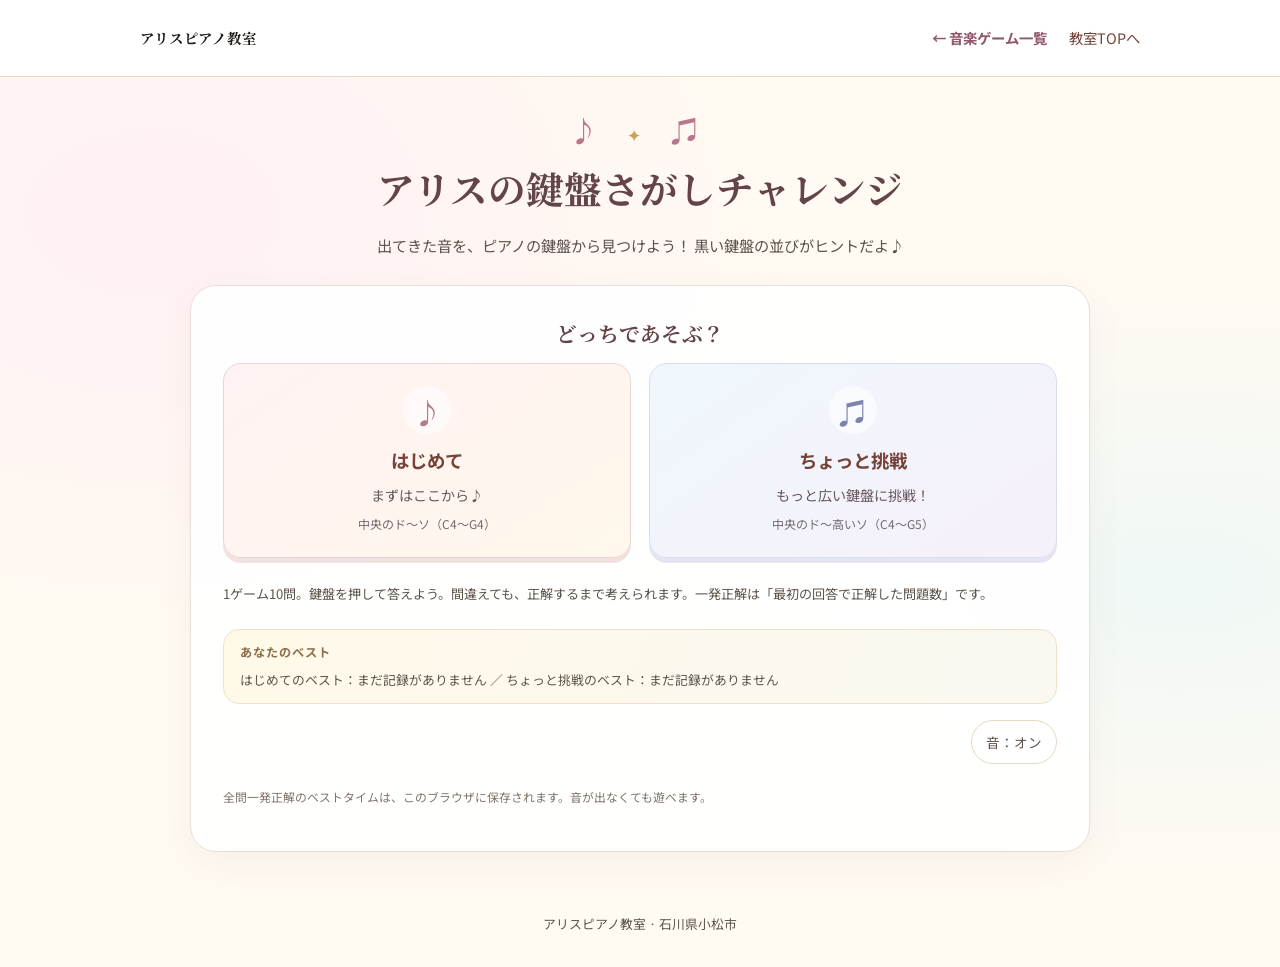
<file: keyboard-game.html>
<!DOCTYPE html>
<html lang="ja">
<head>
<meta charset="utf-8">
<meta name="viewport" content="width=device-width, initial-scale=1, viewport-fit=cover">
<title>鍵盤さがしゲーム｜ピアノの鍵盤を楽しく覚えよう｜アリスピアノ教室 小松市</title>
<meta name="description" content="小松市のアリスピアノ教室による鍵盤さがしゲーム。出てきた音をピアノの鍵盤から見つけながら、ドレミと鍵盤の位置に楽しく親しめます。">
<link rel="canonical" href="https://alicepiano-komatsu.com/keyboard-game.html">
<meta name="robots" content="index,follow">
<meta name="theme-color" content="#fffaf2">
<link href="https://fonts.googleapis.com" rel="preconnect"/>
<link crossorigin="" href="https://fonts.gstatic.com" rel="preconnect"/>
<link href="https://fonts.googleapis.com/css2?family=Noto+Serif+JP:wght@500;600;700;800&amp;family=Noto+Sans+JP:wght@400;500;700;800&amp;display=swap" rel="stylesheet"/>
<link rel="stylesheet" href="assets/note-reading-game.css">
<script>
(function () {
  const productionHost = ['alicepiano-komatsu.com', 'www.alicepiano-komatsu.com'].includes(location.hostname);
  if (!productionHost || location.protocol !== 'https:') return;
  window.dataLayer = window.dataLayer || [];
  window.gtag = window.gtag || function () { window.dataLayer.push(arguments); };
  window.gtag('js', new Date());
  window.gtag('config', 'G-1B9Q314H3W');
  const script = document.createElement('script');
  script.async = true;
  script.src = 'https://www.googletagmanager.com/gtag/js?id=G-1B9Q314H3W';
  document.head.appendChild(script);
})();
</script>
<link rel="stylesheet" href="assets/keyboard-game.css">
<script src="assets/keyboard-game.js" defer></script>
<link rel="stylesheet" href="assets/music-games-ui.css">
</head>
<body>
<header class="game-header"><a class="brand" href="index.html">アリスピアノ教室</a><nav aria-label="ゲームのナビゲーション"><a href="music-games.html">← 音楽ゲーム一覧</a><a href="index.html">教室TOPへ</a></nav></header>
<main>
<div class="intro"><div class="title-notes" aria-hidden="true">♪ <span>✦</span> ♫</div><h1><span>アリスの</span><wbr><span>鍵盤さがしチャレンジ</span></h1><p>出てきた音を、ピアノの鍵盤から見つけよう！ 黒い鍵盤の並びがヒントだよ♪</p></div>
<div class="card">
<section id="setup" aria-labelledby="setup-title"><h2 id="setup-title" tabindex="-1">どっちであそぶ？</h2><div class="choices"><button class="choice" data-level="beginner"><span class="choice-icon" aria-hidden="true">♪</span><strong>はじめて</strong><span class="choice-caption">まずはここから♪</span><small>中央のド〜ソ（C4〜G4）</small></button><button class="choice" data-level="challenge"><span class="choice-icon" aria-hidden="true">♫</span><strong>ちょっと挑戦</strong><span class="choice-caption">もっと広い鍵盤に挑戦！</span><small>中央のド〜高いソ（C4〜G5）</small></button></div><p class="hint">1ゲーム10問。鍵盤を押して答えよう。間違えても、正解するまで考えられます。一発正解は「最初の回答で正解した問題数」です。</p><div class="record-card"><span class="record-label">あなたのベスト</span><p class="best" id="setup-best"></p></div></section>
<section id="play" hidden aria-label="音符クイズ"><div class="stats"><span>問題 <strong id="question">1 / 10</strong></span><span>一発正解 <strong id="score">0 / 10</strong></span><span>タイム <strong id="timer">0.0</strong> 秒</span></div>
<div id="progress" class="progress" role="progressbar" aria-label="クリアした問題" aria-valuemin="0" aria-valuemax="10" aria-valuenow="0"><span></span><span></span><span></span><span></span><span></span><span></span><span></span><span></span><span></span><span></span></div>
<div class="question-card"><p class="question-caption">この音をさがしてね♪</p><h2 id="target"></h2></div><p id="feedback" class="feedback" role="status" aria-live="polite">鍵盤を選んでね</p><div id="keyboard"></div><p class="hint">左ほど低い音、右ほど高い音です。挑戦モードでは「低い」「高い」の鍵盤に分かれます。</p><div class="record-card"><span class="record-label">あなたのベスト</span><p class="best" id="play-best"></p></div></section>
<section id="result" hidden aria-labelledby="result-title"><div class="result-badge" aria-hidden="true">✦ ♪ ✦</div><h2 id="result-title" tabindex="-1">10もんクリア！</h2><p class="result-cheer">よくできました♪</p><div class="result-scores"><p class="result-number">一発正解 <span id="result-score"></span> / 10</p><p class="result-number">クリアタイム <span id="result-time"></span> 秒</p></div><p id="result-message"></p><div class="record-card"><span class="record-label">あなたのベスト</span><p id="new-best" class="new-best" hidden>ベストタイム更新！</p><p class="best" id="result-best"></p></div><div class="actions"><button id="retry" class="button primary">もう一度挑戦する</button><button id="change-level" class="button">難易度を変える</button></div><a class="button other-game" href="music-games.html">ほかのゲームで遊ぶ</a><div class="lesson"><p>音符を読むのが苦手でも大丈夫。アリスピアノ教室では、一人ひとりの理解の仕方に合わせて、譜読みやリズムも少しずつ身につけていきます。</p><div class="actions"><a id="lesson-link" class="button" href="kids-piano.html">子どものレッスンを見る</a><a class="button" href="index.html">教室TOPへ戻る</a></div></div></section>
<div class="sound-row"><button id="sound" aria-pressed="true">音：オン</button></div>
<p class="privacy">全問一発正解のベストタイムは、このブラウザに保存されます。音が出なくても遊べます。</p>
<noscript>このゲームで遊ぶには、ブラウザのJavaScriptを有効にしてください。</noscript>
</div></main><footer>アリスピアノ教室 · 石川県小松市</footer>
</body></html>
</file>
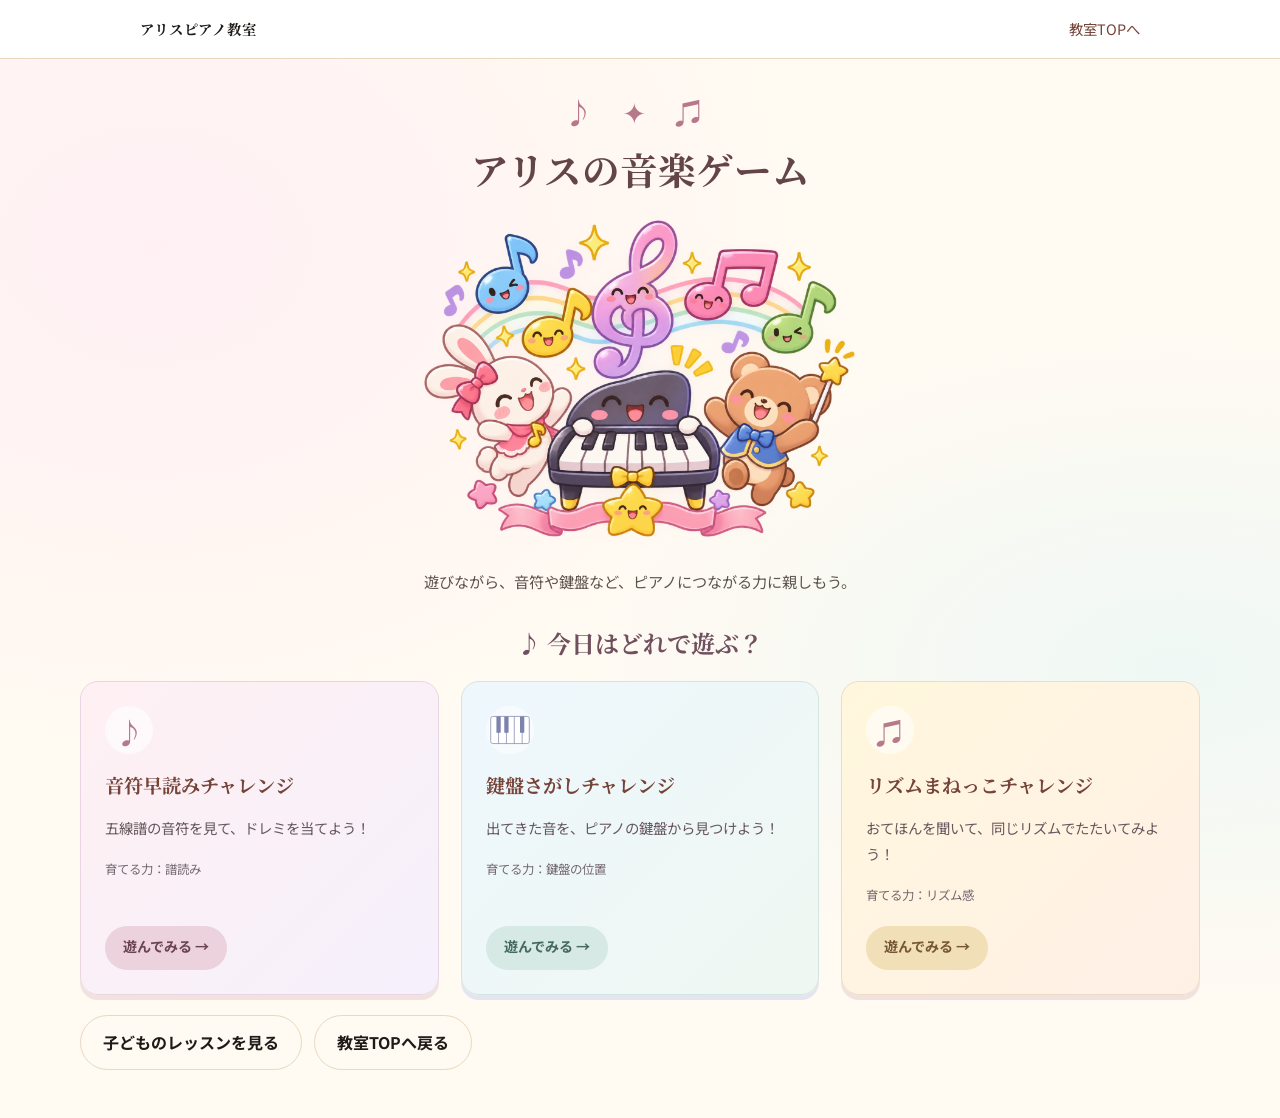
<file: music-games.html>
<!DOCTYPE html>
<html lang="ja">
<head>
<meta charset="utf-8">
<meta name="viewport" content="width=device-width, initial-scale=1, viewport-fit=cover">
<title>音楽ゲーム｜音符・鍵盤・リズムを楽しく学ぼう｜アリスピアノ教室 小松市</title>
<meta name="description" content="アリスピアノ教室の音楽ゲーム。音符早読み・鍵盤さがし・リズムまねっこで、遊びながらピアノにつながる力に親しめます。">
<link rel="canonical" href="https://alicepiano-komatsu.com/music-games.html">
<meta name="robots" content="index,follow">
<meta name="theme-color" content="#fffaf2">
<link href="https://fonts.googleapis.com" rel="preconnect"/>
<link crossorigin="" href="https://fonts.gstatic.com" rel="preconnect"/>
<link href="https://fonts.googleapis.com/css2?family=Noto+Serif+JP:wght@500;600;700;800&amp;family=Noto+Sans+JP:wght@400;500;700;800&amp;display=swap" rel="stylesheet"/>
<link rel="stylesheet" href="assets/note-reading-game.css">
<script>
(function () {
  const productionHost = ['alicepiano-komatsu.com', 'www.alicepiano-komatsu.com'].includes(location.hostname);
  if (!productionHost || location.protocol !== 'https:') return;
  window.dataLayer = window.dataLayer || [];
  window.gtag = window.gtag || function () { window.dataLayer.push(arguments); };
  window.gtag('js', new Date());
  window.gtag('config', 'G-1B9Q314H3W');
  const script = document.createElement('script');
  script.async = true;
  script.src = 'https://www.googletagmanager.com/gtag/js?id=G-1B9Q314H3W';
  document.head.appendChild(script);
})();
</script>
<link rel="stylesheet" href="assets/music-games-ui.css">

</head><body class="games-directory"><header><a class="brand" href="index.html">アリスピアノ教室</a><a href="index.html">教室TOPへ</a></header><main><div class="intro"><div class="title-notes" aria-hidden="true">♪ ✦ ♫</div><h1>アリスの音楽ゲーム</h1><img class="game-mascots" src="assets/music-game-mascots.png" width="1456" height="1088" alt="うさぎとくまがピアノを囲み、音符や星と楽しむ音楽ゲームのイラスト"><p>遊びながら、音符や鍵盤など、ピアノにつながる力に親しもう。</p></div><h2 class="games-heading">♪ 今日はどれで遊ぶ？</h2><div class="choices game-grid"><a class="choice" href="note-reading-game.html"><span class="choice-icon" aria-hidden="true">♪</span><strong>音符早読みチャレンジ</strong><p>五線譜の音符を見て、ドレミを当てよう！</p><small>育てる力：譜読み</small><span class="game-action">遊んでみる →</span></a><a class="choice" data-level="challenge" href="keyboard-game.html"><span class="choice-icon" aria-hidden="true"><svg viewBox="0 0 56 40" width="40" height="30"><rect x="1" y="1" width="54" height="38" rx="3" fill="white" stroke="currentColor"/><path d="M12 1v38M23 1v38M34 1v38M45 1v38" stroke="currentColor"/><path d="M9 1h6v23H9zM20 1h6v23h-6zM42 1h6v23h-6z" fill="currentColor"/></svg></span><strong>鍵盤さがしチャレンジ</strong><p>出てきた音を、ピアノの鍵盤から見つけよう！</p><small>育てる力：鍵盤の位置</small><span class="game-action">遊んでみる →</span></a><a class="choice rhythm-choice" href="rhythm-game.html"><span class="choice-icon" aria-hidden="true">♫</span><strong>リズムまねっこチャレンジ</strong><p>おてほんを聞いて、同じリズムでたたいてみよう！</p><small>育てる力：リズム感</small><span class="game-action">遊んでみる →</span></a></div><div class="actions"><a class="button" href="kids-piano.html">子どものレッスンを見る</a><a class="button" href="index.html">教室TOPへ戻る</a></div></main></body></html>
</file>
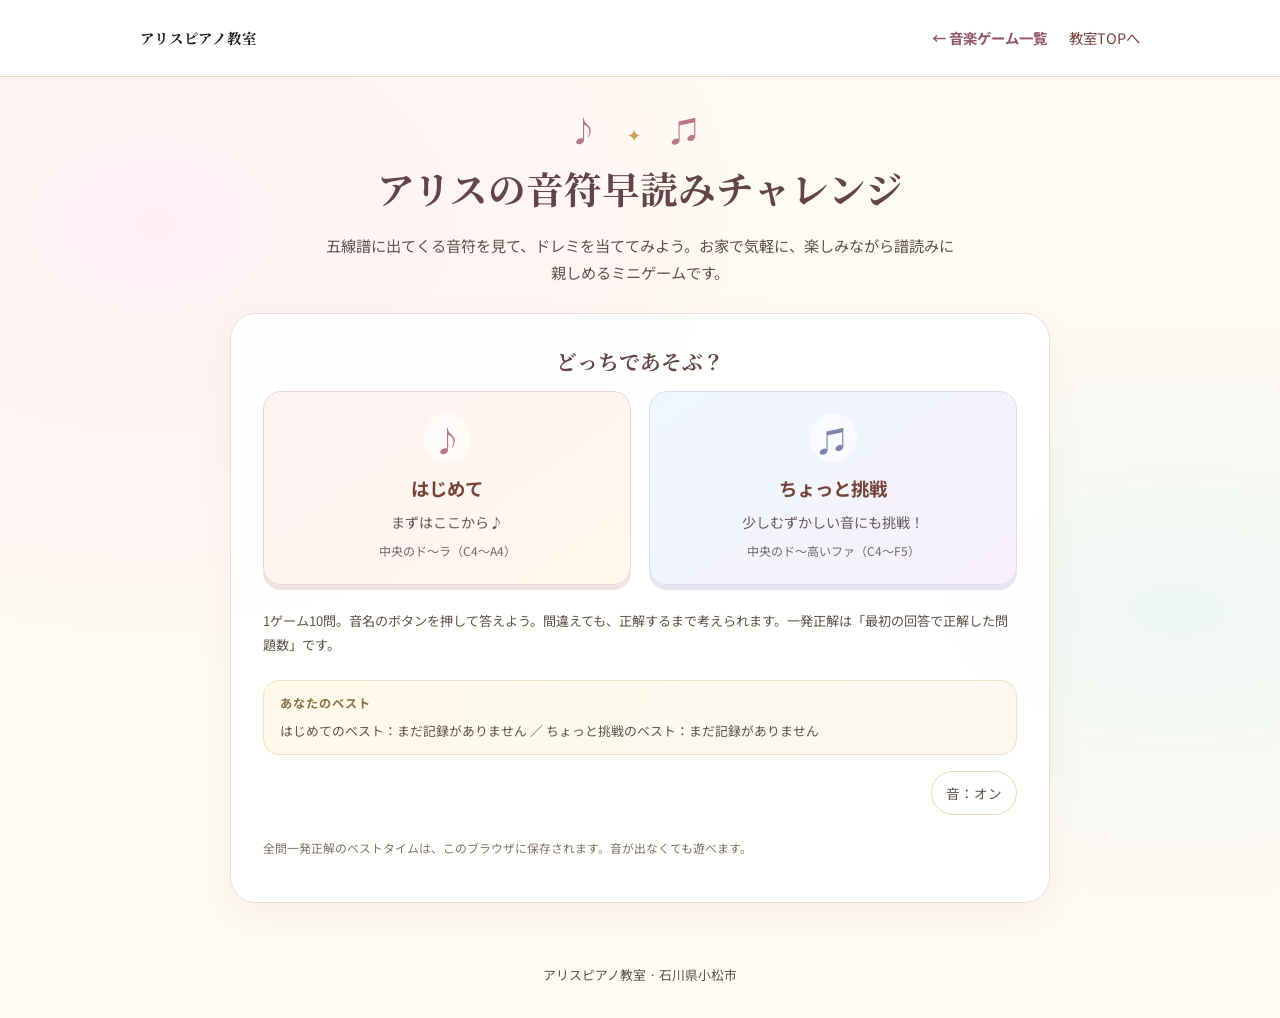
<file: note-reading-game.html>
<!DOCTYPE html>
<html lang="ja">
<head>
<meta charset="utf-8">
<meta name="viewport" content="width=device-width, initial-scale=1, viewport-fit=cover">
<title>音符早読みゲーム｜楽しく譜読み練習｜アリスピアノ教室 小松市</title>
<meta name="description" content="小松市のアリスピアノ教室が届ける音符早読みゲーム。ト音記号の音符を見てドレミを選び、ピアノの譜読みに楽しく親しめます。お家で遊べる10問チャレンジです。">
<link rel="canonical" href="https://alicepiano-komatsu.com/note-reading-game.html">
<meta name="robots" content="index,follow">
<meta name="theme-color" content="#fffaf2">
<link href="https://fonts.googleapis.com" rel="preconnect"/>
<link crossorigin="" href="https://fonts.gstatic.com" rel="preconnect"/>
<link href="https://fonts.googleapis.com/css2?family=Noto+Serif+JP:wght@500;600;700;800&amp;family=Noto+Sans+JP:wght@400;500;700;800&amp;display=swap" rel="stylesheet"/>
<link rel="stylesheet" href="assets/note-reading-game.css">
<script>
(function () {
  const productionHost = ['alicepiano-komatsu.com', 'www.alicepiano-komatsu.com'].includes(location.hostname);
  if (!productionHost || location.protocol !== 'https:') return;
  window.dataLayer = window.dataLayer || [];
  window.gtag = window.gtag || function () { window.dataLayer.push(arguments); };
  window.gtag('js', new Date());
  window.gtag('config', 'G-1B9Q314H3W');
  const script = document.createElement('script');
  script.async = true;
  script.src = 'https://www.googletagmanager.com/gtag/js?id=G-1B9Q314H3W';
  document.head.appendChild(script);
})();
</script>
<script src="assets/note-reading-game.js" defer></script>
<link rel="stylesheet" href="assets/music-games-ui.css">
</head>
<body>
<header class="game-header"><a class="brand" href="index.html">アリスピアノ教室</a><nav aria-label="ゲームのナビゲーション"><a href="music-games.html">← 音楽ゲーム一覧</a><a href="index.html">教室TOPへ</a></nav></header>
<main>
<div class="intro"><div class="title-notes" aria-hidden="true">♪ <span>✦</span> ♫</div><h1><span>アリスの</span><wbr><span>音符早読みチャレンジ</span></h1><p>五線譜に出てくる音符を見て、ドレミを当ててみよう。お家で気軽に、楽しみながら譜読みに親しめるミニゲームです。</p></div>
<div class="card">
<section id="setup" aria-labelledby="setup-title"><h2 id="setup-title" tabindex="-1">どっちであそぶ？</h2><div class="choices"><button class="choice" data-level="beginner"><span class="choice-icon" aria-hidden="true">♪</span><strong>はじめて</strong><span class="choice-caption">まずはここから♪</span><small>中央のド〜ラ（C4〜A4）</small></button><button class="choice" data-level="challenge"><span class="choice-icon" aria-hidden="true">♫</span><strong>ちょっと挑戦</strong><span class="choice-caption">少しむずかしい音にも挑戦！</span><small>中央のド〜高いファ（C4〜F5）</small></button></div><p class="hint">1ゲーム10問。音名のボタンを押して答えよう。間違えても、正解するまで考えられます。一発正解は「最初の回答で正解した問題数」です。</p><div class="record-card"><span class="record-label">あなたのベスト</span><p class="best" id="setup-best"></p></div></section>
<section id="play" hidden aria-label="音符クイズ"><div class="stats"><span>問題 <strong id="question">1 / 10</strong></span><span>一発正解 <strong id="score">0 / 10</strong></span><span>タイム <strong id="timer">0.0</strong> 秒</span></div>
<div id="progress" class="progress" role="progressbar" aria-label="クリアした問題" aria-valuemin="0" aria-valuemax="10" aria-valuenow="0"><span></span><span></span><span></span><span></span><span></span><span></span><span></span><span></span><span></span><span></span></div>
<div class="question-card"><p class="question-caption">この音、なあに？</p><svg id="staff" class="staff" viewBox="0 0 360 210" role="img" aria-label="ト音記号の五線譜に表示された音符の音名を答えてください"><g stroke="currentColor" stroke-width="1.3"><path d="M45 50H330 M45 70H330 M45 90H330 M45 110H330 M45 130H330"/></g>
<!-- The treble clef spiral surrounds the G4 line at y=110. -->
<g fill="none" stroke="currentColor" stroke-width="3.4" stroke-linecap="round" stroke-linejoin="round"><path d="M78 145 C43 127 54 98 76 80 C94 63 94 38 84 32 C72 26 70 52 74 74 L88 151 C94 178 66 184 64 165 C63 153 80 151 79 163 C79 170 69 171 67 166 M78 145 C109 147 109 112 87 102 C66 93 60 115 75 121"/></g>
<g id="note"></g></svg></div>
<p id="feedback" class="feedback" role="status" aria-live="polite">音名を選んでね</p><div class="answers" aria-label="音名を選ぶ"><button data-answer="0">ド</button><button data-answer="1">レ</button><button data-answer="2">ミ</button><button data-answer="3">ファ</button><button data-answer="4">ソ</button><button data-answer="5">ラ</button><button data-answer="6">シ</button></div><div class="record-card"><span class="record-label">あなたのベスト</span><p class="best" id="play-best"></p></div></section>
<section id="result" hidden aria-labelledby="result-title"><div class="result-badge" aria-hidden="true">✦ ♪ ✦</div><h2 id="result-title" tabindex="-1">10もんクリア！</h2><p class="result-cheer">よくできました♪</p><div class="result-scores"><p class="result-number">一発正解 <span id="result-score"></span> / 10</p><p class="result-number">クリアタイム <span id="result-time"></span> 秒</p></div><p id="result-message"></p><div class="record-card"><span class="record-label">あなたのベスト</span><p id="new-best" class="new-best" hidden>ベストタイム更新！</p><p class="best" id="result-best"></p></div><div class="actions"><button id="retry" class="button primary">もう一度挑戦する</button><button id="change-level" class="button">難易度を変える</button></div><a class="button other-game" href="music-games.html">ほかのゲームで遊ぶ</a><div class="lesson"><p>音符を読むのが苦手でも大丈夫。アリスピアノ教室では、一人ひとりの理解の仕方に合わせて、譜読みやリズムも少しずつ身につけていきます。</p><div class="actions"><a id="lesson-link" class="button" href="kids-piano.html">子どものレッスンを見る</a><a class="button" href="index.html">教室TOPへ戻る</a></div></div></section>
<div class="sound-row"><button id="sound" aria-pressed="true">音：オン</button></div>
<p class="privacy">全問一発正解のベストタイムは、このブラウザに保存されます。音が出なくても遊べます。</p>
<noscript>このゲームで遊ぶには、ブラウザのJavaScriptを有効にしてください。</noscript>
</div></main><footer>アリスピアノ教室 · 石川県小松市</footer>
</body></html>
</file>
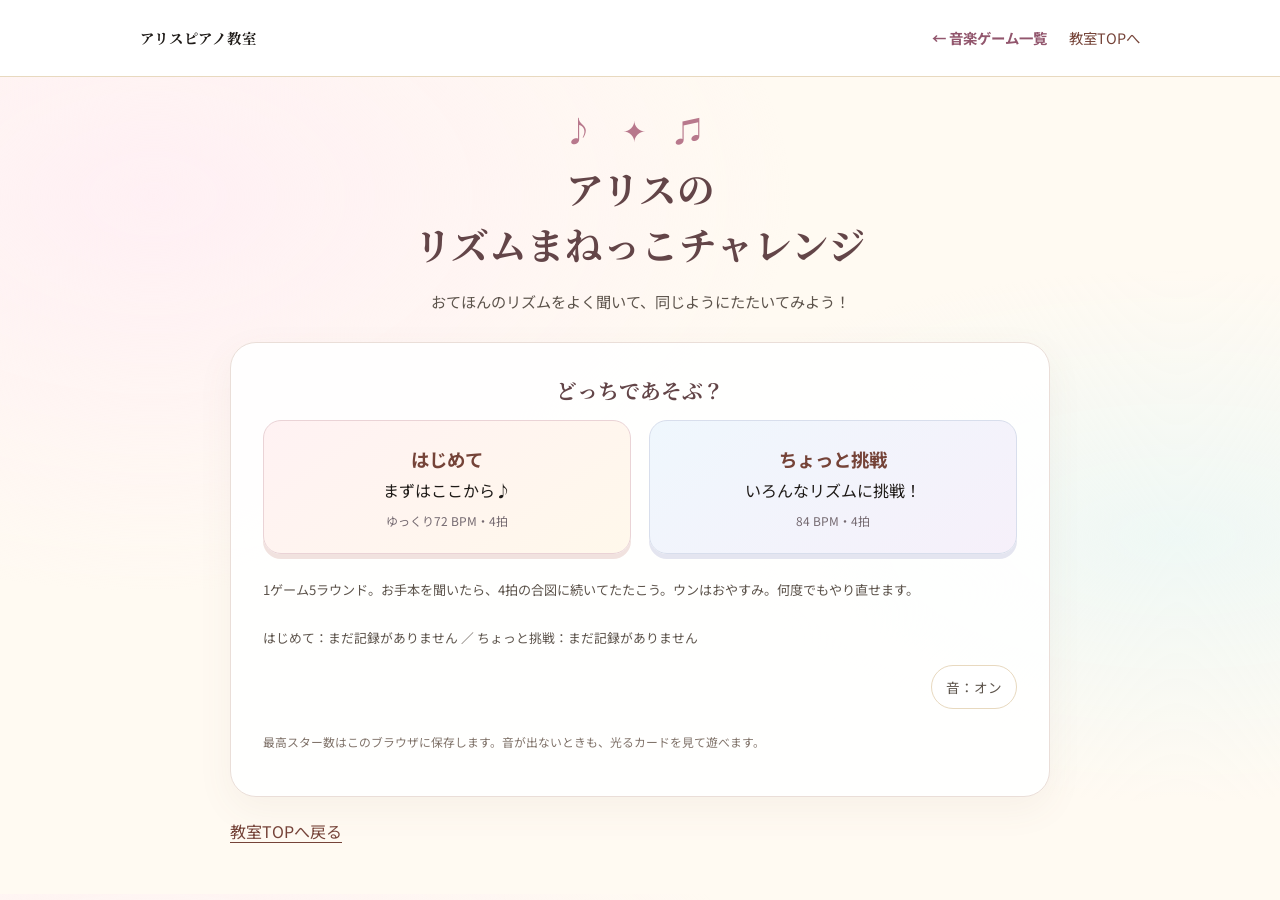
<file: rhythm-game.html>
<!DOCTYPE html>
<html lang="ja">
<head>
<meta charset="utf-8">
<meta name="viewport" content="width=device-width, initial-scale=1, viewport-fit=cover">
<title>リズムまねっこゲーム｜楽しくリズム練習｜アリスピアノ教室 小松市</title>
<meta name="description" content="小松市のアリスピアノ教室によるリズムまねっこゲーム。お手本を聞いて画面をタップしながら、楽しんでリズム感に親しめます。">
<link rel="canonical" href="https://alicepiano-komatsu.com/rhythm-game.html">
<meta name="robots" content="index,follow">
<meta name="theme-color" content="#fffaf2">
<link href="https://fonts.googleapis.com" rel="preconnect"/>
<link crossorigin="" href="https://fonts.gstatic.com" rel="preconnect"/>
<link href="https://fonts.googleapis.com/css2?family=Noto+Serif+JP:wght@500;600;700;800&amp;family=Noto+Sans+JP:wght@400;500;700;800&amp;display=swap" rel="stylesheet"/>
<link rel="stylesheet" href="assets/note-reading-game.css">
<script>
(function () {
  const productionHost = ['alicepiano-komatsu.com', 'www.alicepiano-komatsu.com'].includes(location.hostname);
  if (!productionHost || location.protocol !== 'https:') return;
  window.dataLayer = window.dataLayer || [];
  window.gtag = window.gtag || function () { window.dataLayer.push(arguments); };
  window.gtag('js', new Date());
  window.gtag('config', 'G-1B9Q314H3W');
  const script = document.createElement('script');
  script.async = true;
  script.src = 'https://www.googletagmanager.com/gtag/js?id=G-1B9Q314H3W';
  document.head.appendChild(script);
})();
</script>
<script src="assets/rhythm-game.js" defer></script>
<link rel="stylesheet" href="assets/music-games-ui.css">
<link rel="stylesheet" href="assets/rhythm-game.css">
</head><body><header class="game-header"><a class="brand" href="index.html">アリスピアノ教室</a><nav aria-label="ゲームのナビゲーション"><a href="music-games.html">← 音楽ゲーム一覧</a><a href="index.html">教室TOPへ</a></nav></header><main><div class="intro"><div class="title-notes" aria-hidden="true">♪ ✦ ♫</div><h1>アリスの<br>リズムまねっこチャレンジ</h1><p>おてほんのリズムをよく聞いて、同じようにたたいてみよう！</p></div><div class="card">
<section id="setup"><h2 tabindex="-1" id="setup-title">どっちであそぶ？</h2><div class="choices"><button class="choice" data-level="beginner"><strong>はじめて</strong><span>まずはここから♪</span><small>ゆっくり72 BPM・4拍</small></button><button class="choice" data-level="challenge"><strong>ちょっと挑戦</strong><span>いろんなリズムに挑戦！</span><small>84 BPM・4拍</small></button></div><p class="hint">1ゲーム5ラウンド。お手本を聞いたら、4拍の合図に続いてたたこう。ウンはおやすみ。何度でもやり直せます。</p><p id="setup-best" class="best"></p></section>
<section id="play" hidden><h2 id="round-title">リズム 1 / 5</h2><div class="rhythm-howto" aria-label="遊び方"><span>① おてほんをきく</span><span>② まねしてみる</span><span>③ 「いち・にー・さん・ハイ！」のあとにたたく</span></div><div id="progress" class="progress" aria-label="ラウンドの進み具合"></div><div id="beats" class="beats" aria-label="4拍のリズム"></div><p class="hint">タン＝1回　タタ＝半拍ずつ2回　ウン＝おやすみ</p><div class="actions rhythm-actions"><button id="listen" class="button primary">① おてほんをきく</button><button id="imitate" class="button" disabled>② まねしてみる</button></div><p id="status" class="rhythm-status" role="status" aria-live="polite">① まず「おてほんをきく」を押してね♪</p><div id="countdown" class="countdown-card" hidden aria-live="assertive"><strong id="countdown-label">1</strong><span id="countdown-help">「ハイ！」のあとからスタート！</span></div><button id="tap" class="tap-pad" disabled>たたく！</button><p class="hint">パソコンではスペースキーでもたたけます。</p><div id="round-result" hidden><p id="stars" class="stars" aria-label="獲得スター"></p><p id="feedback" role="status"></p><div class="actions"><button id="redo" class="button">もう一度やってみる</button><button id="next" class="button primary">つぎへ</button></div></div></section>
<section id="result" hidden><div class="result-badge" aria-hidden="true">✦ ♪ ✦</div><h2 id="result-title" tabindex="-1">5つのリズム クリア！</h2><p id="total" class="stars"></p><p id="message"></p><p class="record-card" id="best"></p><div class="actions"><button id="retry" class="button primary">もう一度挑戦する</button><button id="change" class="button">難易度を変える</button><a id="other" class="button" href="music-games.html">ほかのゲームで遊ぶ</a></div></section>
<div class="sound-row"><button id="sound" aria-pressed="true">音：オン</button></div><p class="privacy">最高スター数はこのブラウザに保存します。音が出ないときも、光るカードを見て遊べます。</p></div><div class="actions"><a href="index.html">教室TOPへ戻る</a></div></main></body></html>
</file>
<file: assets/note-reading-game.css>
:root{color-scheme:light;--ink:#1f1b18;--sub:#5d544c;--line:#e8d9bf;--rose:#a85b5b;--cream:#fffaf2}
h1 span{display:inline-block}
*{box-sizing:border-box}body{margin:0;background:var(--cream);color:var(--ink);font-family:"Noto Sans JP",system-ui,-apple-system,sans-serif;line-height:1.8}a{color:#754338;text-underline-offset:4px}button,a{-webkit-tap-highlight-color:transparent}button{font:inherit;cursor:pointer;touch-action:manipulation}button:focus-visible,a:focus-visible{outline:3px solid #8f7040;outline-offset:4px}[hidden]{display:none!important}
header{border-bottom:1px solid var(--line);background:#fff;padding:16px max(20px,calc((100vw - 1000px)/2));display:flex;justify-content:space-between;align-items:center;gap:16px}header a{font-size:.9rem;text-decoration:none}.brand{font-family:"Noto Serif JP",serif;font-weight:700;letter-spacing:.06em;color:var(--ink)}main{max-width:820px;padding:36px 20px 48px;margin:auto}.intro{text-align:center}.eyebrow{color:var(--rose);font-weight:700;margin:0}h1,h2{font-family:"Noto Serif JP",serif;line-height:1.5}h1{font-size:clamp(1.65rem,5vw,2.35rem);margin:10px 0 16px}.intro>p:last-child{color:var(--sub);max-width:640px;margin:0 auto 26px}.card{background:white;border:1px solid var(--line);border-radius:26px;padding:clamp(18px,4vw,32px);box-shadow:0 10px 30px #3726120a}.card h2{margin:0 0 14px;font-size:1.3rem}.choices{display:grid;grid-template-columns:1fr 1fr;gap:14px}.choice{background:#fffaf2;border:1px solid var(--line);border-radius:18px;padding:20px 12px;color:var(--ink)}.choice strong{display:block;font-size:1.15rem;color:#754338}.choice small{display:block;margin-top:5px}.hint,.best,.privacy{font-size:.87rem;color:var(--sub)}.best{min-height:1.8em}.stats{display:flex;justify-content:space-between;gap:10px;flex-wrap:wrap;font-size:.9rem}.stats strong{font-variant-numeric:tabular-nums}.staff{display:block;width:100%;max-width:480px;height:auto;margin:12px auto 0;color:#302721}.answers{display:grid;grid-template-columns:repeat(7,1fr);gap:8px}.answers button{border:1px solid #dbbdb2;border-radius:14px;background:#fff6f3;min-height:58px;padding:10px 2px;font-size:1.1rem;font-weight:700;color:#643c35}.answers button:disabled{opacity:.6;cursor:default}.feedback{min-height:2em;text-align:center;font-weight:700;color:#754338;margin:6px 0 14px}.actions{display:flex;gap:12px;flex-wrap:wrap;margin-top:20px}.button{display:inline-block;border:1px solid var(--line);border-radius:999px;padding:12px 22px;background:#fffaf2;color:var(--ink);text-decoration:none;font-weight:700}.primary{background:#8f7040;border-color:#8f7040;color:white}.sound-row{display:flex;justify-content:flex-end;margin-top:16px}.sound-row button{background:white;color:var(--sub);border:1px solid var(--line);border-radius:999px;padding:8px 14px;font-size:.85rem}.result-number{font-size:1.45rem;color:#754338;font-weight:700}.lesson{border-top:1px solid var(--line);margin-top:26px;padding-top:22px;color:var(--sub)}footer{text-align:center;font-size:.8rem;padding:12px 20px 32px;color:var(--sub)}
@media(max-width:480px){header{padding:14px 18px}.brand{font-size:.85rem}main{padding:26px 14px}.choices{grid-template-columns:1fr}.choice{padding:14px}.answers{grid-template-columns:repeat(4,1fr)}.answers button{min-height:54px}.actions>*{width:100%;text-align:center}}

/* Soft game accents, scoped to the standalone game page. */
body{background:radial-gradient(ellipse at 12% 22%,#fff0f4 0,transparent 40%),radial-gradient(ellipse at 92% 60%,#eff8f5 0,transparent 35%),#fffaf2}
main{max-width:860px}.title-notes{color:#b8788c;font-size:1.8rem;letter-spacing:.4em;line-height:1.2;margin-bottom:12px}.title-notes span{color:#c9a456;font-size:1.1rem;vertical-align:middle}.eyebrow{display:inline-block;background:#fff4d9;border:1px solid #f0e4c5;border-radius:999px;padding:3px 16px;font-size:.85rem}h1{font-size:clamp(1.5rem,5.5vw,2.35rem);color:#634548}h1 span{max-width:100%}.intro>p:last-child{font-size:.95rem}.card{border-color:#eaded8;background:#ffffffed;box-shadow:0 12px 36px #805c4810}.card h2{text-align:center;color:#634548}.choices{gap:18px}.choice{position:relative;background:linear-gradient(145deg,#fff2f3,#fff8eb);border-color:#ead3d6;box-shadow:0 5px 0 #f1e2df;padding:22px 14px;transition:transform .15s ease,box-shadow .15s ease}.choice[data-level="challenge"]{background:linear-gradient(145deg,#eff7fd,#f6f0fa);border-color:#d8deec;box-shadow:0 5px 0 #e4e5f0}.choice-icon{display:grid;place-items:center;width:48px;height:48px;margin:0 auto 10px;border-radius:50%;background:#fff9;color:#b77a8b;font-size:1.8rem}.choice[data-level="challenge"] .choice-icon{color:#7e83ad}.choice-caption{display:block;font-size:.88rem;margin-top:5px;color:#67585c}.choice small{font-size:.75rem;color:#746970}.choice:active{transform:scale(.98);box-shadow:0 1px 0 #e6d8d7}.hint{margin:24px 0;font-size:.82rem}.record-card{background:linear-gradient(115deg,#fff9e9,#faf8f1);border:1px solid #eee2c8;border-radius:16px;padding:12px 16px;margin-top:20px}.record-label{display:block;color:#8a7149;font-size:.76rem;font-weight:700;letter-spacing:.08em}.best{font-size:.8rem;margin:4px 0 0;overflow-wrap:anywhere}.stats{display:grid;grid-template-columns:repeat(3,minmax(0,1fr));gap:8px;text-align:center;font-size:.75rem}.stats>span{background:#faf5f3;border-radius:12px;padding:9px 4px}.stats>span:nth-child(2){background:#edf6f3}.stats>span:nth-child(3){background:#f2f0fa}.stats strong{display:block;font-size:1.08rem;color:#634548}.progress{display:flex;justify-content:center;gap:clamp(6px,2vw,12px);padding:19px 0}.progress span{width:14px;height:14px;flex:0 0 14px;border-radius:50%;border:1px solid #e4d6d0;background:#f8f3ef;transition:background-color .2s,transform .2s}.progress .done{background:#c790a2;border-color:#c790a2}.progress .current{border:2px solid #c790a2;box-shadow:0 0 0 3px #f8ecf0}.question-card{background:white;border:1px solid #eee5de;border-radius:20px;box-shadow:0 8px 22px #7a66540b;overflow:hidden}.question-caption{text-align:center;color:#89776e;font-size:.82rem;margin:15px 0 0;letter-spacing:.1em}.staff{max-width:580px;margin:0 auto; /* Scale the whole score, preserving every pitch coordinate. */}
.answers{gap:10px}.answers button{font-size:1.3rem;border-radius:17px;border-color:#e5cdd3;background:#fcecf0;box-shadow:0 4px 0 #eed9df;min-height:64px;transition:transform .12s,box-shadow .12s}.answers button:nth-child(3n+2){background:#edf5fa;border-color:#d3e3eb;box-shadow:0 4px 0 #dfeaf1;color:#445f70}.answers button:nth-child(3n){background:#eff7f2;border-color:#d6e5dc;box-shadow:0 4px 0 #e0ece5;color:#4b695c}.answers button:not(:disabled):active{transform:translateY(3px);box-shadow:0 1px 0 #e6dad6}.answers button:disabled{opacity:.72}.feedback{position:relative;margin:16px 0 18px;font-size:1rem;min-height:2em}.feedback.is-correct{color:#55735d;animation:answer-pop .4s ease}.feedback.is-correct::before,.feedback.is-correct::after{content:'✦';display:inline-block;color:#c4a354;margin:0 7px;font-size:.8em;animation:note-float .5s ease}.feedback.is-correct::after{content:'♪';color:#b77a8b}.result-badge{text-align:center;letter-spacing:.25em;color:#b99054;font-size:2.2rem;margin:0 0 12px}.result-cheer{text-align:center;color:#8c626a;margin:0 0 22px;font-weight:700}.result-scores{display:grid;grid-template-columns:1fr 1fr;gap:12px}.result-number{margin:0;background:#fff1f4;border-radius:18px;padding:16px 10px;text-align:center;font-size:.86rem}.result-number:nth-child(2){background:#eef6fa}.result-number span{display:block;font-size:2rem;font-variant-numeric:tabular-nums}.new-best{display:inline-block;margin:7px 0 0;padding:2px 10px;border-radius:999px;background:#fff0c9;color:#7d5e2e;font-size:.85rem;font-weight:700}#result:not([hidden]){animation:result-in .35s ease-out}#result-message{text-align:center;font-weight:700;color:#716057}.primary{background:#a56779;border-color:#a56779}.button{transition:transform .12s}.button:active{transform:scale(.98)}.sound-row button{min-height:44px}.privacy{font-size:.74rem;color:#80736a;margin-top:22px}.lesson{font-size:.9rem}.lesson .button{font-size:.85rem}
@keyframes answer-pop{0%{transform:scale(.96)}45%{transform:scale(1.04)}100%{transform:scale(1)}}
@keyframes note-float{from{transform:translateY(5px);opacity:.3}to{transform:translateY(0);opacity:1}}
@keyframes result-in{from{opacity:.5;transform:translateY(6px)}to{opacity:1;transform:translateY(0)}}
@media(max-width:480px){main{padding-top:22px}.title-notes{font-size:1.45rem}.intro>p:last-child{font-size:.85rem;margin-bottom:22px}.card{padding:18px 14px}.choice{padding:16px 12px}.choice-icon{width:36px;height:36px;font-size:1.4rem;margin-bottom:5px}.answers{gap:10px}.answers button{min-height:58px}.result-scores{gap:8px}.result-number{font-size:.75rem}.result-number span{font-size:1.8rem}.feedback{font-size:.9rem}.stats strong{font-size:1rem}}
@media(prefers-reduced-motion:reduce){*,*::before,*::after{animation:none!important;transition:none!important;scroll-behavior:auto!important}.choice:active,.button:active,.answers button:not(:disabled):active{transform:none}}
</file>
<file: assets/keyboard-game.css>
.key-group p{text-align:center;font-size:.8rem;color:#796478;margin:12px 0 6px}.key-row{display:flex;position:relative;height:165px;border:1px solid #a9979c;border-radius:0 0 12px 12px;overflow:hidden}.white-key{width:calc(100% / var(--count));height:100%;background:linear-gradient(#fff,#fffdf8);border:0;border-right:1px solid #c8bfc0;border-radius:0 0 7px 7px;padding:0}.black-key{position:absolute;top:0;transform:translateX(-50%);width:calc(62% / var(--count));height:58%;background:linear-gradient(#48434b,#29272e);border:1px solid #221e25;border-radius:0 0 5px 5px;padding:0;z-index:1}.white-key:active,.black-key:active,.white-key.correct{background:#f4ccd9}.key-row button:focus-visible{outline:3px solid #be7291;outline-offset:-4px}.key-row button:disabled{opacity:1}.key-row button{touch-action:manipulation}#target{font-size:2.3rem;margin:14px}#keyboard{display:grid;gap:12px}main{max-width:940px}@media(min-width:700px){#keyboard{grid-template-columns:7fr 5fr}#keyboard:has(.key-group:only-child){grid-template-columns:1fr}}@media(max-width:360px){main{padding-inline:8px}.card{padding-inline:6px}.key-row{height:180px}}

/* Narrow phones: 308px usable keyboard at 320px, seven 44px white keys. */
.white-key{border-right-color:#a99a9f}.white-key.correct{background:#f0bfd1;box-shadow:inset 0 -8px 0 #de9bb4}
@media(max-width:360px){main{padding-inline:3px}.card{padding-inline:1px}.key-row{width:100%}.card .stats,.card .question-card,.card .feedback,.card .hint,.card .record-card,.card .privacy{margin-left:6px;margin-right:6px}}
</file>
<file: assets/music-games-ui.css>
.game-header{flex-wrap:wrap}.game-header nav{display:flex;align-items:center;gap:22px}.game-header nav a{display:inline-flex;align-items:center;min-height:44px}.game-header nav a:first-child{color:#92566d;font-weight:700}.game-mascots{display:block;width:80%;max-width:440px;height:auto;margin:18px auto 22px}.games-directory main{max-width:940px}.games-directory .intro>p:last-child{max-width:650px}.games-heading{text-align:center;font-size:clamp(1.15rem,4vw,1.5rem);margin:30px 0 20px;color:#70505e}.game-grid{display:grid;grid-template-columns:repeat(2,minmax(0,1fr));gap:22px}.game-grid .choice{display:flex;flex-direction:column;align-items:flex-start;text-decoration:none;background:linear-gradient(135deg,#fff0f3,#f5f0fc);border-color:#e9d6e2;padding:24px;transition:transform .18s ease,box-shadow .18s ease}.game-grid .choice[data-level="challenge"]{background:linear-gradient(135deg,#eef7fd,#eef8f1);border-color:#d3e5e2}.game-grid .choice-icon{margin:0 0 14px}.game-grid .choice strong{font-family:"Noto Serif JP",serif;font-size:1.2rem}.game-grid .choice p{font-size:.9rem;color:#66565d;margin:12px 0}.game-grid .choice small{font-size:.78rem;margin-bottom:20px}.game-action{margin-top:auto;display:inline-block;padding:8px 18px;border-radius:999px;background:#ecd2dd;color:#6b4353;font-size:.88rem;font-weight:700;min-height:44px}.choice[data-level="challenge"] .game-action{background:#d6e9e4;color:#45695f}.game-grid .choice:active{transform:scale(.985)}@media(hover:hover){.game-grid .choice:hover{transform:translateY(-3px);box-shadow:0 9px 20px #79576c16}}@media(max-width:600px){.game-header{gap:4px;padding:12px 14px}.game-header .brand{width:100%;text-align:center}.game-header nav{width:100%;justify-content:space-between;gap:8px}.game-header nav a{font-size:.82rem}.game-grid{grid-template-columns:1fr;gap:18px}.game-grid .choice{padding:22px}.game-mascots{width:82%;margin-block:18px}.games-heading{margin-top:24px}}@media(prefers-reduced-motion:reduce){.game-grid .choice{transition:none}.game-grid .choice:hover,.game-grid .choice:active{transform:none}}

.game-grid .rhythm-choice{background:linear-gradient(135deg,#fff7dd,#fff0e7);border-color:#ecdcc5}.rhythm-choice .game-action{background:#f1dfb7;color:#765735}@media(min-width:1100px){.games-directory main{max-width:1160px}.game-grid{grid-template-columns:repeat(3,minmax(0,1fr))}}
</file>
<file: assets/rhythm-game.css>
.beats{display:grid;grid-template-columns:repeat(4,minmax(0,1fr));gap:10px}.beat{padding:16px 4px;text-align:center;background:#f6f1fa;border:2px solid #e8dfe9;border-radius:16px;transition:background .1s}.beat svg{display:block;width:40px;height:42px;margin:0 auto 8px}.beat strong{display:block;font-size:1.1rem}.beat small{color:#806d77}.beat.active{background:#fff0b9;border-color:#d8b56b}.beat.pulse{box-shadow:inset 0 0 0 3px #edc581}.rhythm-status{min-height:3em;text-align:center;font-size:1.1rem;font-weight:700;color:#885366;margin:20px 0 10px}.tap-pad{width:100%;height:100px;background:linear-gradient(115deg,#f6d8e2,#fff0cd);border:1px solid #dab8c2;border-radius:24px;font-size:1.8rem;font-weight:700;color:#754653;box-shadow:0 5px 0 #ead5da;touch-action:manipulation;user-select:none}.tap-pad:active:not(:disabled){transform:translateY(3px);box-shadow:0 2px 0 #ead5da}.tap-pad:disabled{opacity:.5;cursor:default}.stars{text-align:center;font-size:2rem;color:#9b7537;margin:18px 0 8px}.stars.celebrate{animation:small-rise .4s ease}.stars.celebrate::after{content:' ✦';font-size:1rem}#feedback,#message,#best{text-align:center}.button:disabled{opacity:.5;cursor:default}@keyframes small-rise{from{transform:translateY(6px);opacity:.5}to{transform:translateY(0);opacity:1}}@media(max-width:360px){.beats{grid-template-columns:repeat(2,minmax(0,1fr))}.beat{padding:8px 4px}.beat svg{height:30px;margin-bottom:3px}}@media(prefers-reduced-motion:reduce){.beat{transition:none}.stars.celebrate{animation:none}.tap-pad:active:not(:disabled){transform:none}}

/* v16: clearer child-friendly start flow */
.rhythm-howto{
  display:grid;
  grid-template-columns:repeat(3,minmax(0,1fr));
  gap:8px;
  margin:0 0 18px;
}
.rhythm-howto span{
  display:flex;
  align-items:center;
  justify-content:center;
  min-height:48px;
  padding:8px 10px;
  border-radius:14px;
  background:#fff8ef;
  border:1px solid #eadbc8;
  color:#70535c;
  font-size:.8rem;
  font-weight:700;
  text-align:center;
  line-height:1.45;
}
.rhythm-actions .button{
  min-height:52px;
}
#imitate.next-action{
  background:#a56779;
  border-color:#a56779;
  color:#fff;
  box-shadow:0 0 0 5px #f6e7ec;
}
.countdown-card{
  max-width:320px;
  margin:10px auto 16px;
  padding:16px 18px;
  border-radius:22px;
  text-align:center;
  background:linear-gradient(135deg,#fff2cb,#ffe8ef);
  border:2px solid #e5c985;
  box-shadow:0 10px 26px rgba(138,92,55,.10);
}
.countdown-card strong{
  display:block;
  font-family:"Noto Sans JP",sans-serif;
  font-size:clamp(3rem,12vw,5rem);
  line-height:1;
  color:#884f62;
  font-variant-numeric:tabular-nums;
}
.countdown-card span{
  display:block;
  margin-top:7px;
  color:#70535c;
  font-size:.88rem;
  font-weight:700;
}
.tap-pad.ready{
  background:linear-gradient(115deg,#f3bccc,#ffe29d);
  border-color:#ce8fa3;
  box-shadow:0 0 0 6px #fae8ee,0 6px 0 #e1bfc8;
  animation:tap-ready-pulse .65s ease-in-out 2;
}
@keyframes tap-ready-pulse{
  0%,100%{transform:scale(1)}
  50%{transform:scale(1.018)}
}
@media(max-width:520px){
  .rhythm-howto{grid-template-columns:1fr;gap:6px}
  .rhythm-howto span{min-height:40px;padding:6px 8px;font-size:.76rem}
  .countdown-card{padding:13px 14px}
}
@media(prefers-reduced-motion:reduce){
  .tap-pad.ready{animation:none}
}

/* v17: spoken Japanese count-in */
.countdown-card.voice-count{background:linear-gradient(135deg,#ffe9f1,#fff0bd);border-color:#dfb36a}
.countdown-card.voice-count strong{font-size:clamp(1.55rem,7vw,2.35rem);line-height:1.4;letter-spacing:.04em}
</file>
